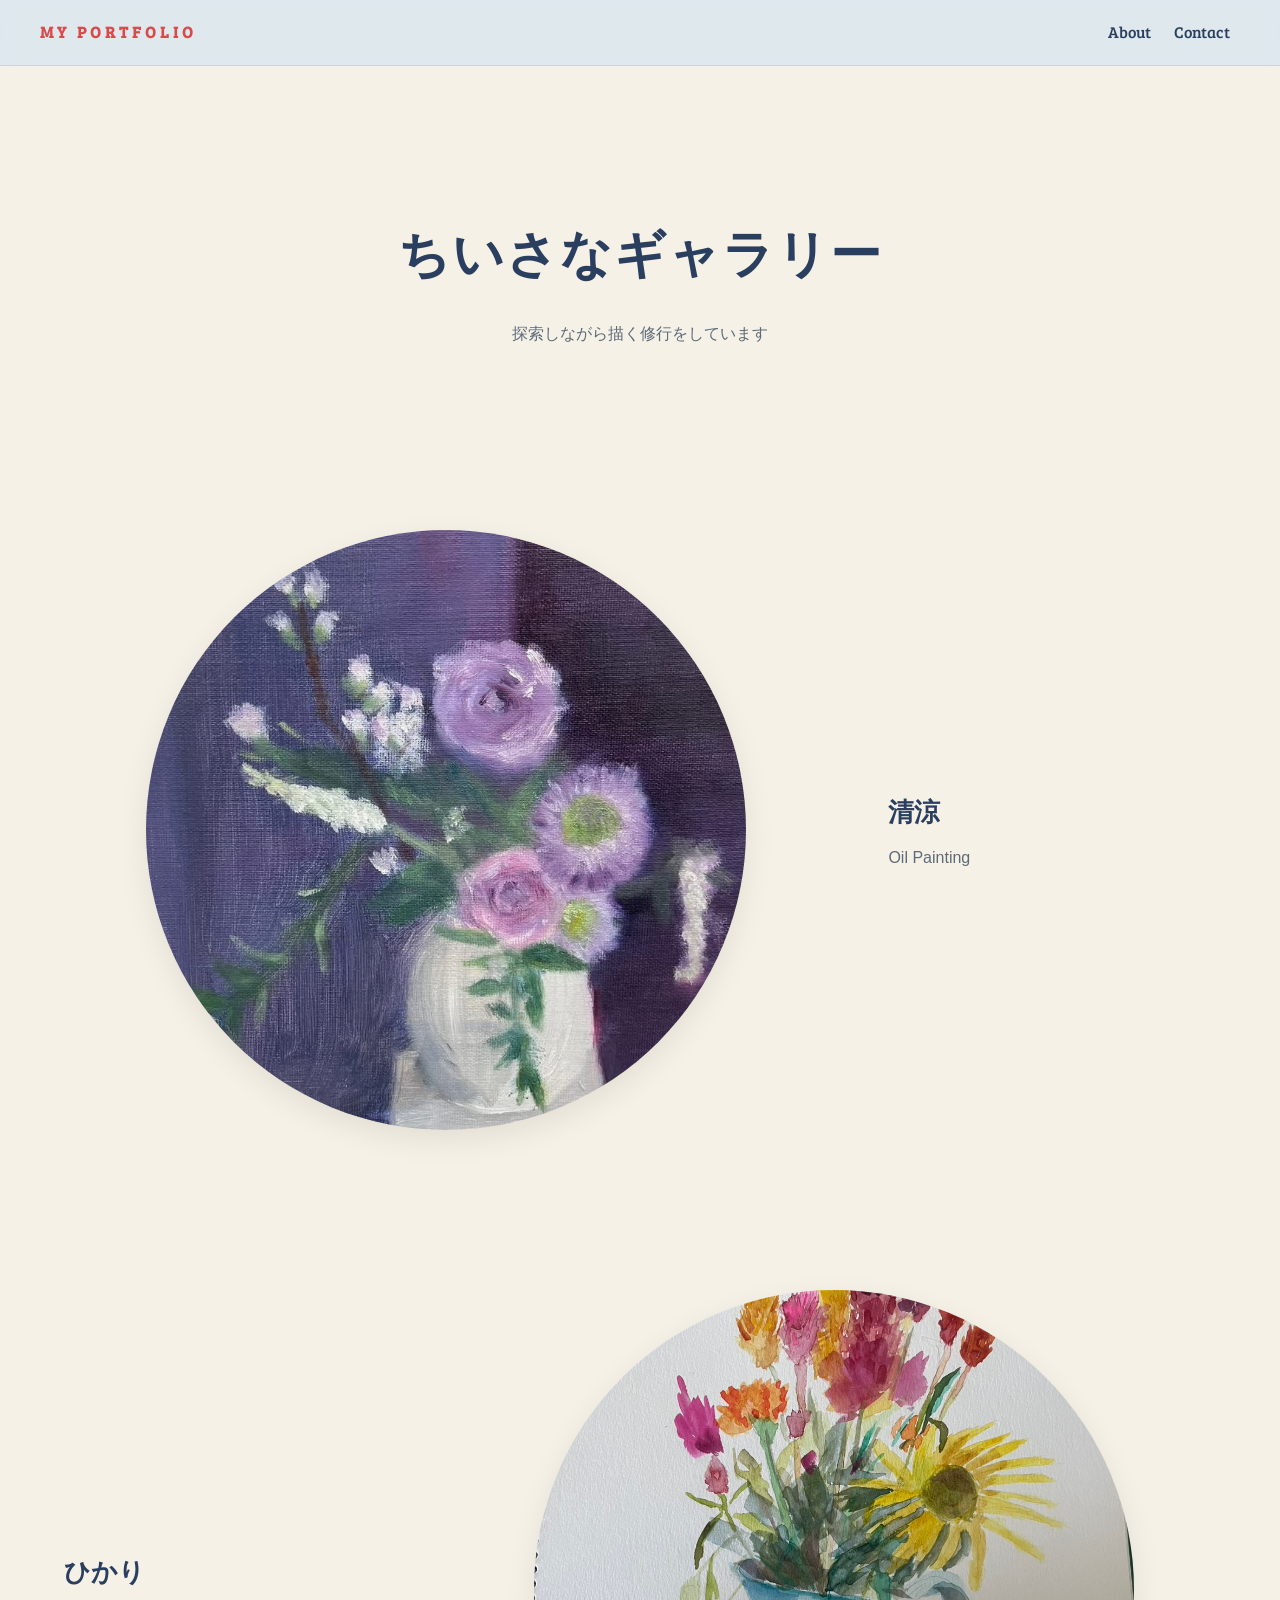
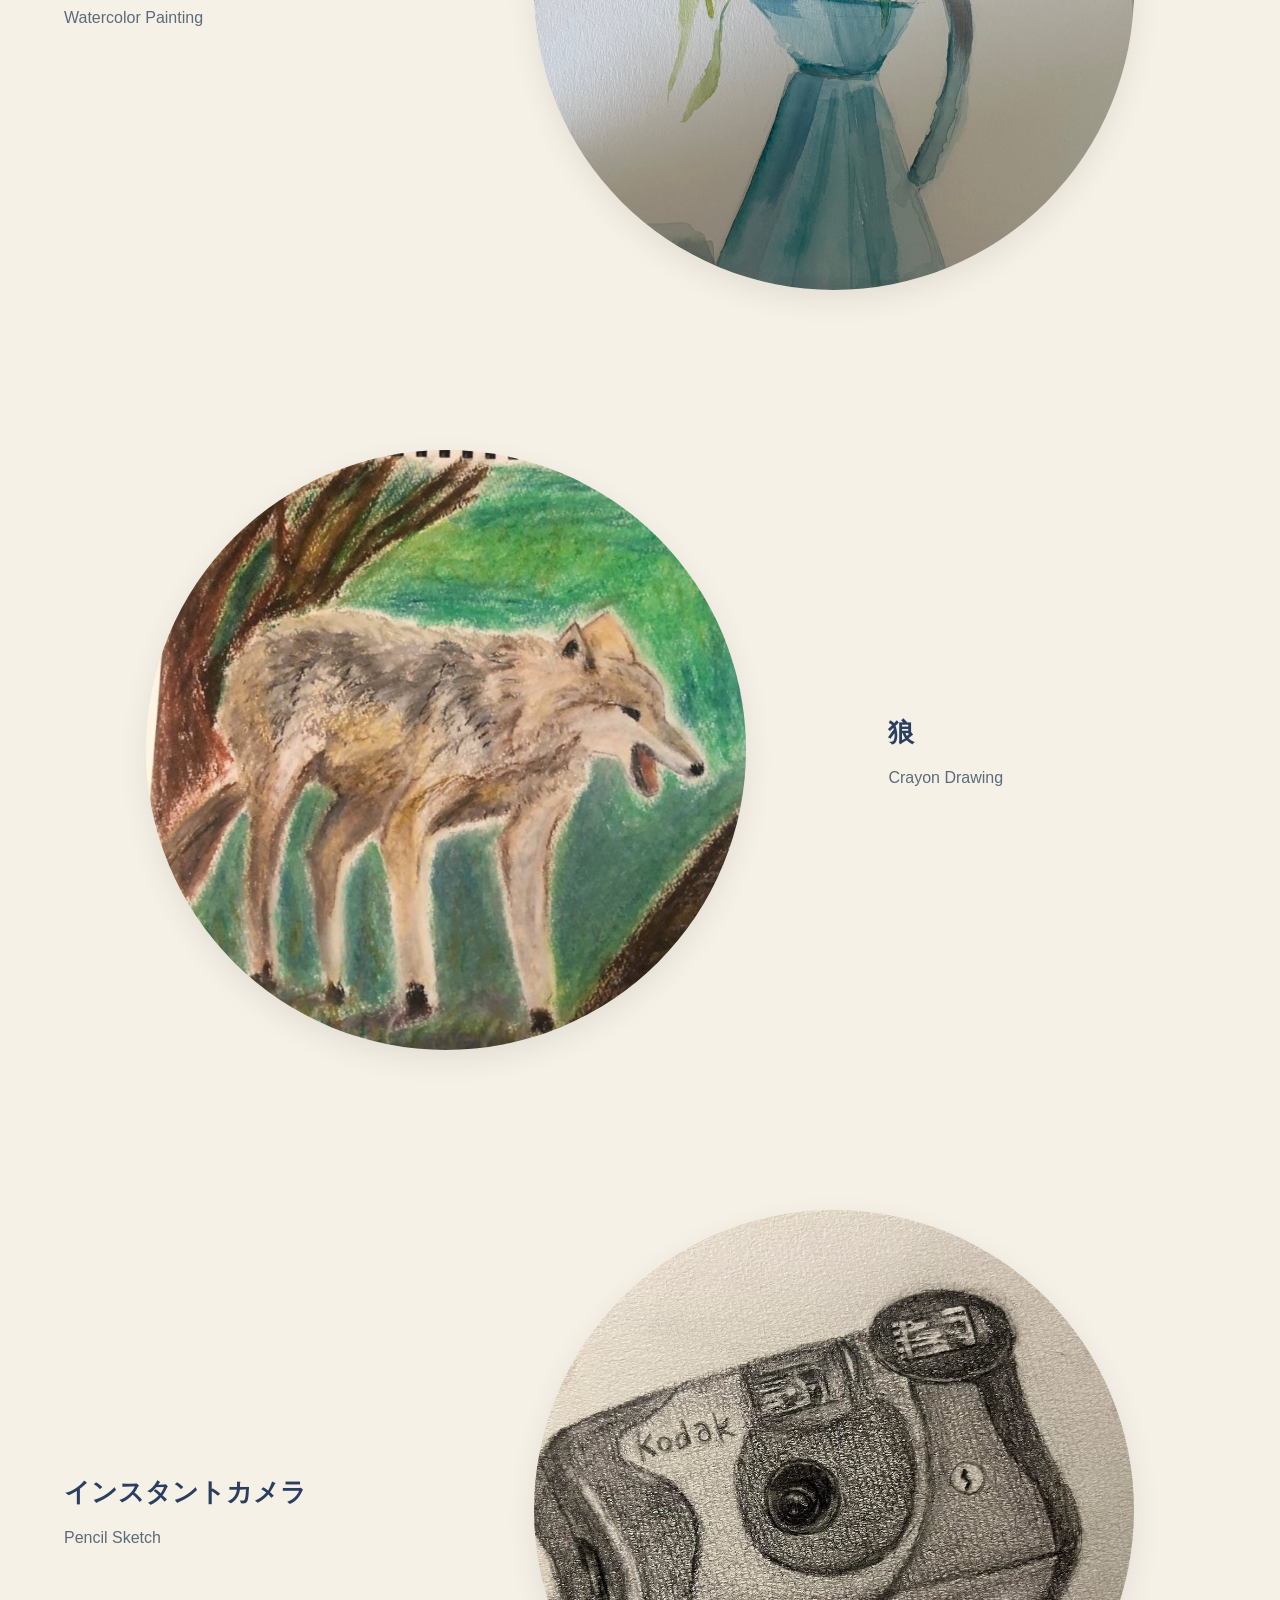
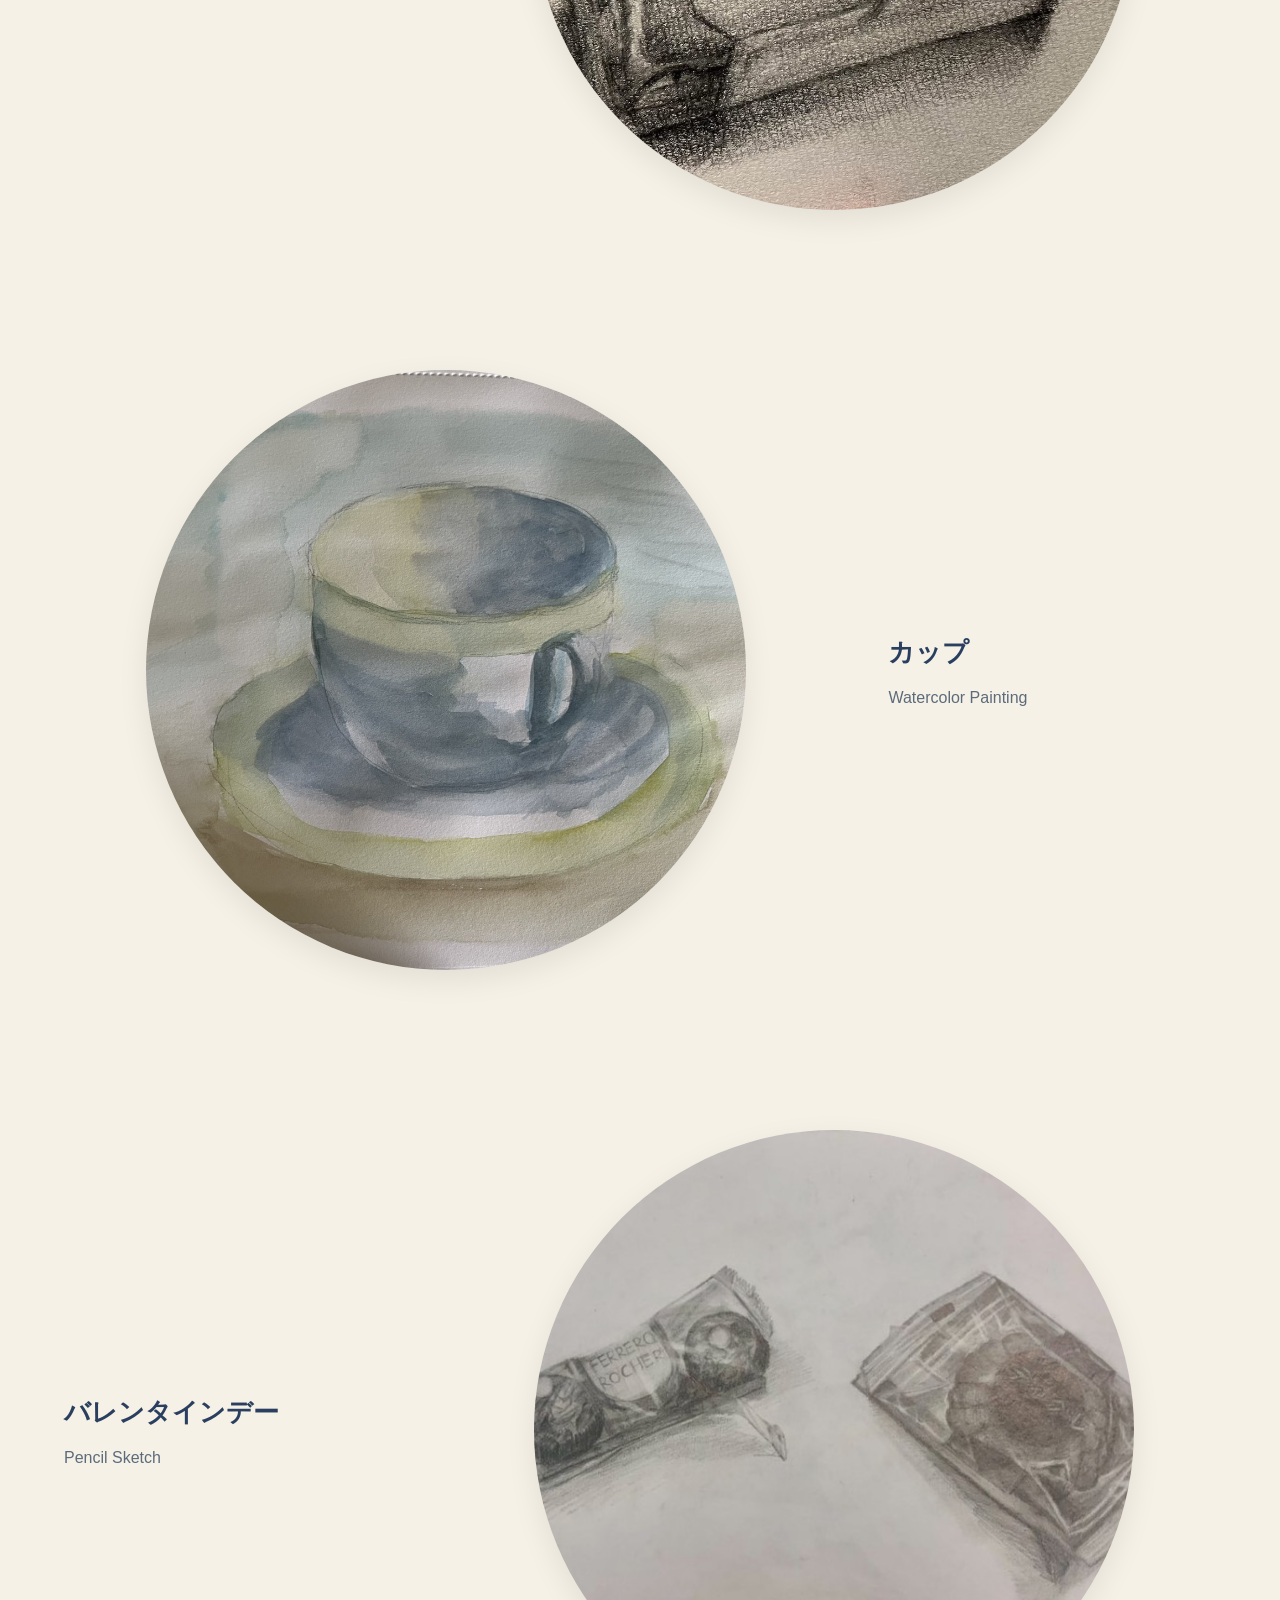
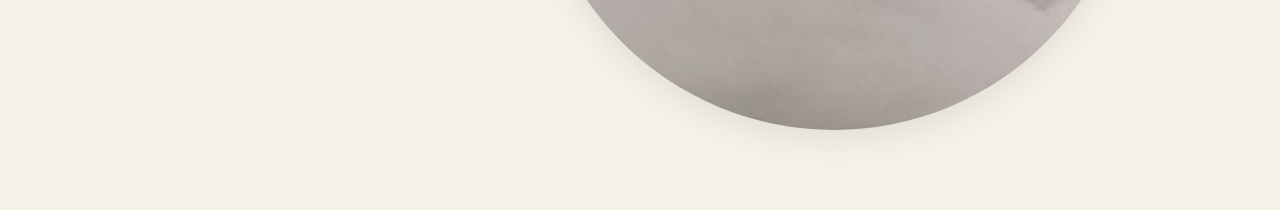
<file: index.html>
<!DOCTYPE html>
<html lang="ja">
<head>
    <meta charset="UTF-8">
    <meta name="viewport" content="width=device-width, initial-scale=1.0">
    <title>Portfolio</title>

    <link href="https://fonts.googleapis.com/css2?family=Bree+Serif&display=swap" rel="stylesheet">

    <link rel="stylesheet" href="style.css">
</head>

<body>

<header class="header">

    <div class="logo">MY PORTFOLIO</div>

    <nav class="nav">
        <a href="about.html">About</a>
        <a href="#">Contact</a>
    </nav>

    

</header>


    <main>

        <section class="hero">
            <h1>ちいさなギャラリー</h1>
            <p>
                探索しながら描く修行をしています
            </p>
        </section>

        <section class="gallery">

  <!-- 1 -->
  <div class="item">
    <div class="imgBox">
      <img src="o.jpg">
    </div>
    <div class="textBox">
      <h2>清涼</h2>
      <p>Oil Painting</p>
    </div>
  </div>

  <!-- 2（左右反転） -->
  <div class="item reverse">
    <div class="imgBox">
      <img src="w.jpg">
    </div>
    <div class="textBox">
      <h2>ひかり</h2>
      <p>Watercolor Painting</p>
    </div>
  </div>

  <!-- 3 -->
  <div class="item">
    <div class="imgBox">
      <img src="c.jpg">
    </div>
    <div class="textBox">
      <h2>狼</h2>
      <p>Crayon Drawing</p>
    </div>
  </div>

  <!-- 4（反転） -->
  <div class="item reverse">
    <div class="imgBox">
      <img src="de.jpg">
    </div>
    <div class="textBox">
      <h2>インスタントカメラ</h2>
      <p>Pencil Sketch</p>
    </div>
  </div>

<div class="item">
  <div class="imgBox">
    <img src="w2.jpg">
  </div>
  <div class="textBox">
    <h2>カップ</h2>
    <p>Watercolor Painting</p>
  </div>
</div>

<div class="item reverse">
  <div class="imgBox">
    <img src="de2.jpg">
  </div>
  <div class="textBox">
    <h2>バレンタインデー</h2>
    <p>Pencil Sketch</p>
  </div>
</div>

</div>
  

</section>


    </main>


</body>
</html>
</file>
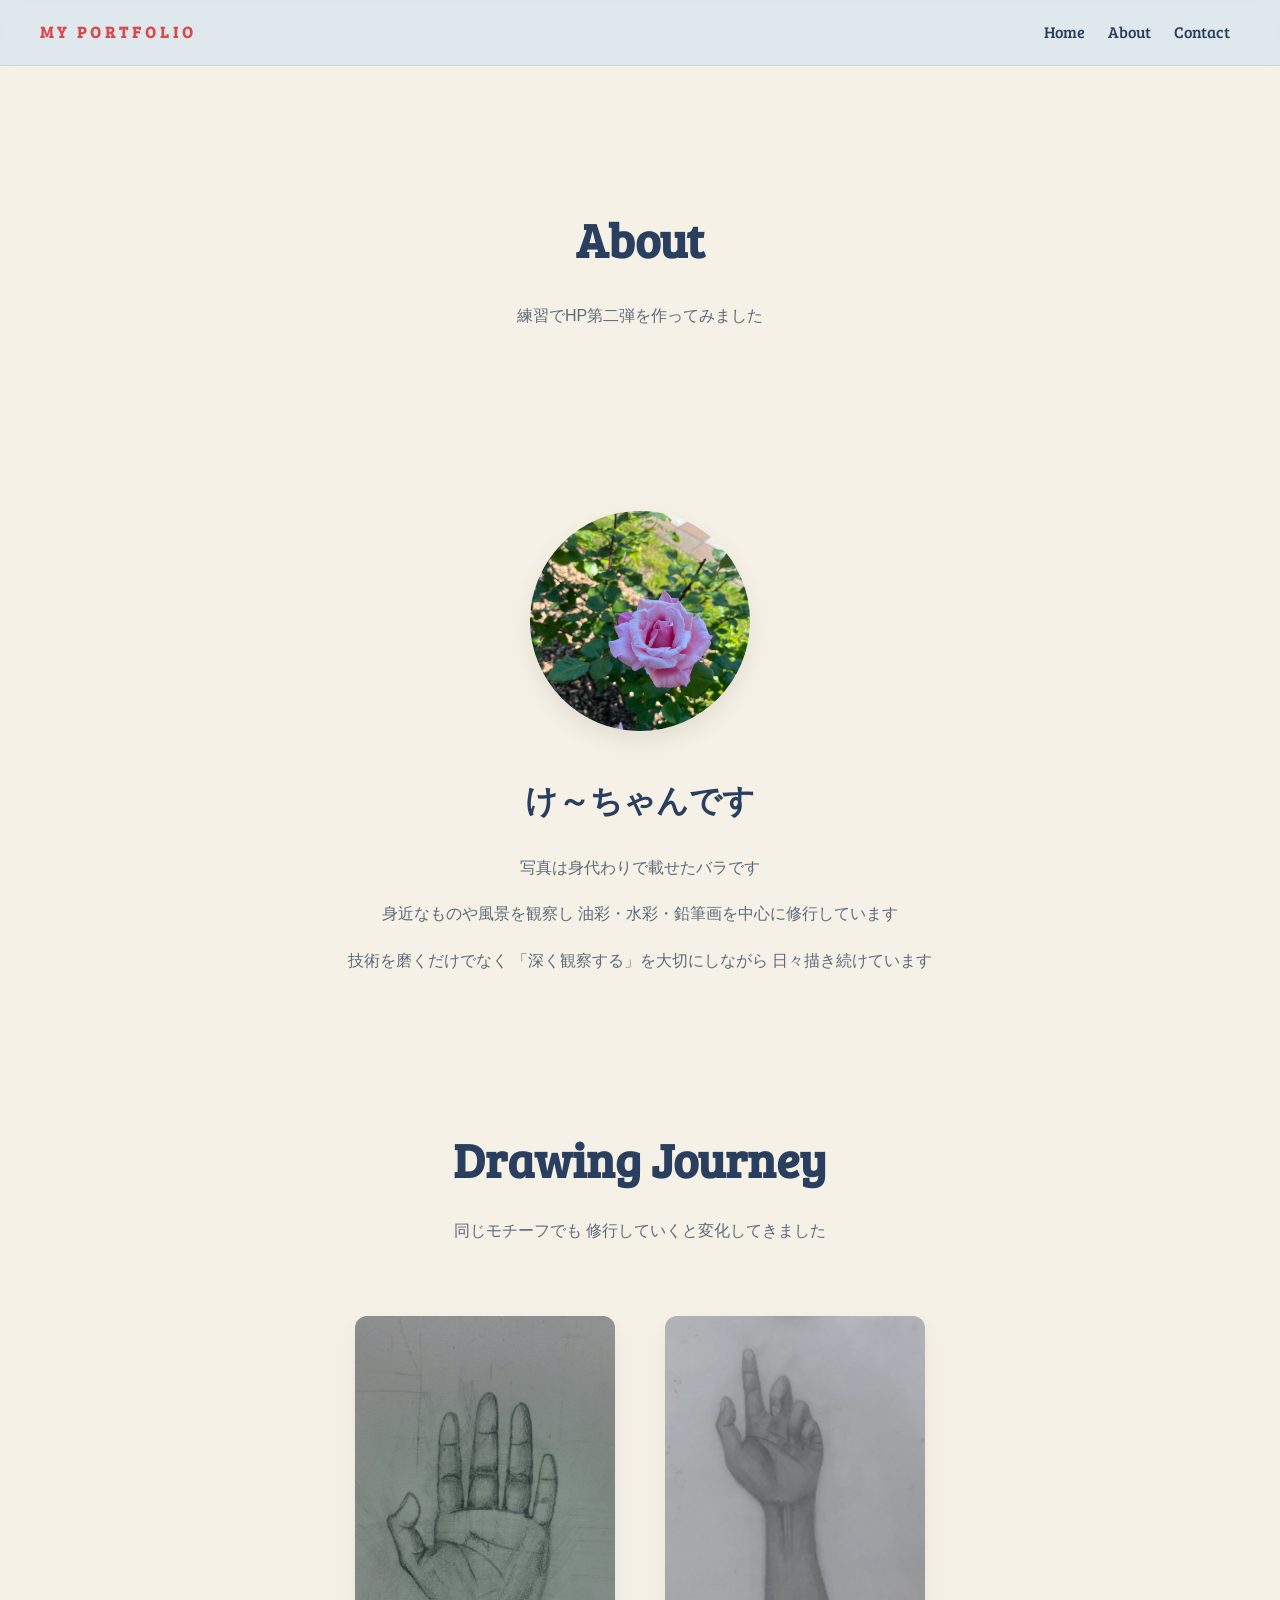
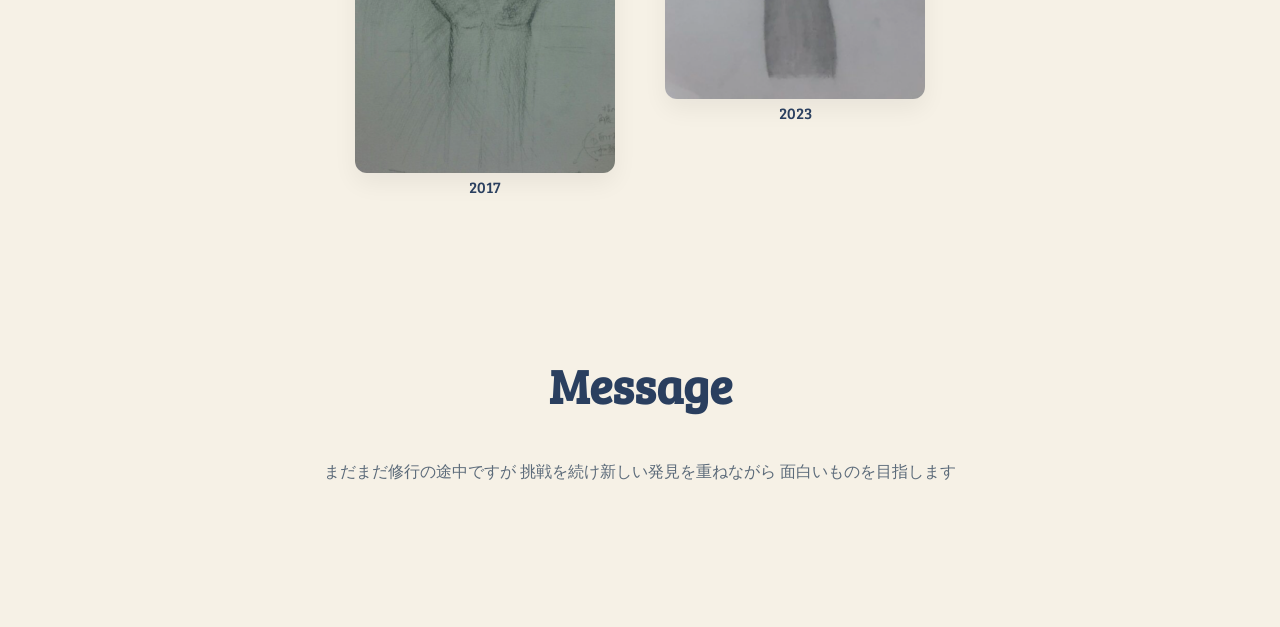
<file: about.html>
<!DOCTYPE html>
<html lang="ja">

<head>
    <meta charset="UTF-8">
    <meta name="viewport" content="width=device-width, initial-scale=1.0">
    <title>About | MY PORTFOLIO</title>

    <link href="https://fonts.googleapis.com/css2?family=Bree+Serif&display=swap" rel="stylesheet">
    <link rel="stylesheet" href="aboutstyle.css">
</head>

<body>

<header class="header">
    <div class="logo">MY PORTFOLIO</div>

    <nav class="nav">
        <a href="index.html">Home</a>
        <a href="about.html" class="active">About</a>
        <a href="contact.html">Contact</a>
    </nav>
</header>

<main>

    <section class="hero">
        <h1>About</h1>
        <p>練習でHP第二弾を作ってみました</p>
    </section>

    <section class="about">

        <div class="about-image">
            <img src="a.jpg" alt="プロフィール写真代わりのバラ">
        </div>

        <div class="about-text">

            <h2>け～ちゃんです</h2>

            <p>写真は身代わりで載せたバラです</p>

            <p>
                <span>身近なものや風景を観察し</span>
                <span>油彩・水彩・鉛筆画を中心に修行しています</span>
            </p>

            <p>
                <span>技術を磨くだけでなく</span>
                <span>「深く観察する」を大切にしながら</span>
                <span>日々描き続けています</span>
            </p>

        </div>

    </section>

    <section class="journey">

        <div class="section-title">
            <h1>Drawing Journey</h1>
            <p>
                <span>同じモチーフでも</span>
                <span>修行していくと変化してきました</span>
            </p>
        </div>

        <!-- ⭐ここが横並び部分 -->
        <div class="compare">

            <div class="compare-item">
                <img src="ad1.png" alt="昔のデッサン">
                <p>2017</p>
            </div>

            <div class="compare-item">
                <img src="ad2.png" alt="現在のデッサン">
                <p>2023</p>
            </div>

        </div>

    </section>

    <section class="message">

        <h1>Message</h1>

        <p>
            <span>まだまだ修行の途中ですが</span>
            <span>挑戦を続け新しい発見を重ねながら</span>
            <span>面白いものを目指します</span>
        </p>

    </section>

</main>

</body>
</html>
</file>
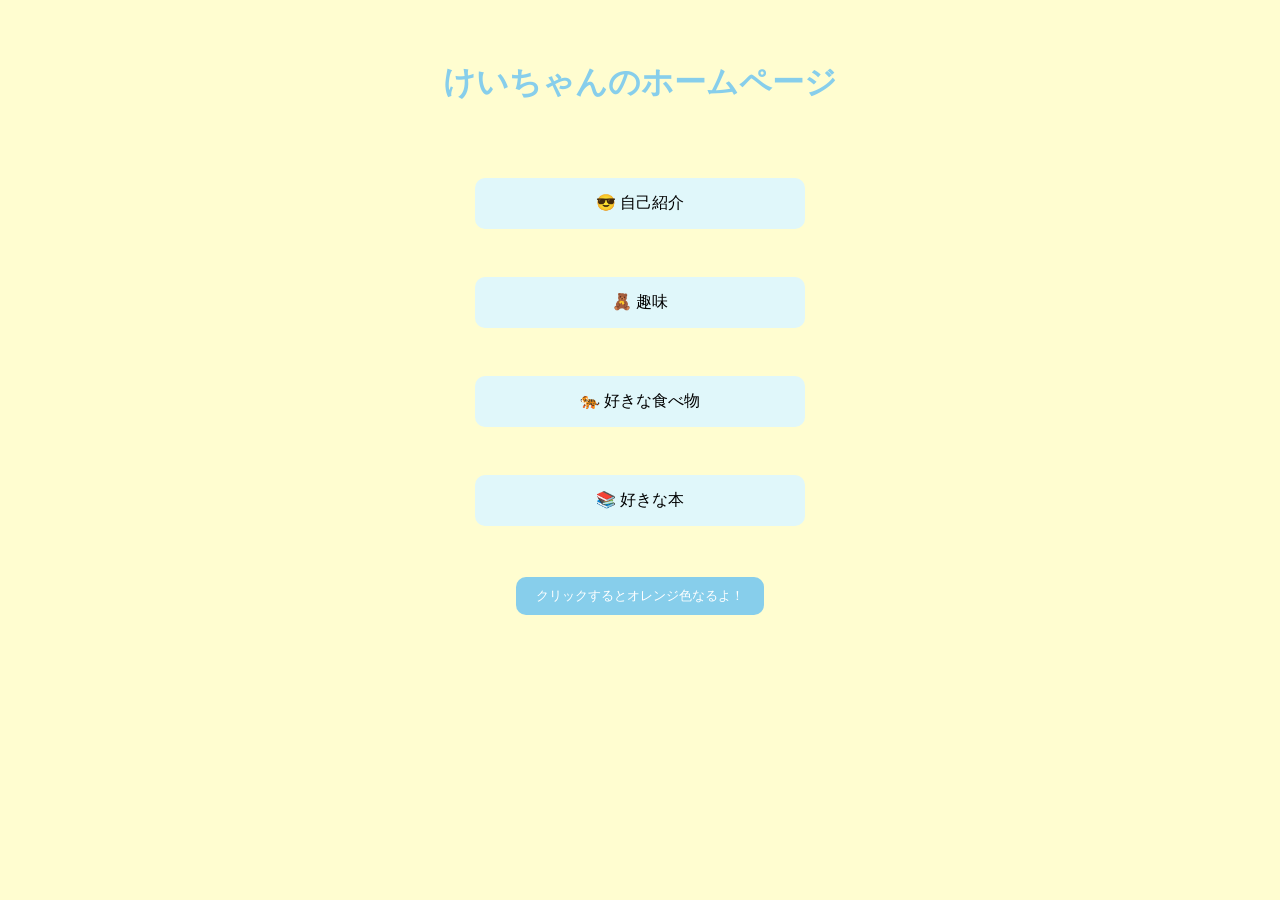
<file: index_about.html>
<!DOCTYPE html>
<html lang="ja">
<head>
<meta charset="UTF-8">
<title>けいちゃん</title>

<style>
body {
    background-color: #FFFDD0;
    font-family: Arial, sans-serif;
    margin: 0;
    padding: 40px;
    text-align: center; /* ← 全体中央 */
}

h1 {
    color: skyblue;
}

/* 点滅 */
.blink {
    animation: blink 5s infinite;
}

@keyframes blink {
    50% {
        opacity: 0;
    }
}

/* タップ項目 */
.item {
    background-color: #E0F7FA;
    width: 300px;
    margin: 15px auto;
    padding: 15px;
    border-radius: 10px;
    cursor: pointer;
}

.content {
    display: none;
    margin-top: 10px;
}

/* ボタン */
.btn {
    background-color: skyblue;
    color: white;
    padding: 10px 20px;
    border: none;
    border-radius: 10px;
    cursor: pointer;
}

.btn:hover {
    background-color: orange;
}
</style>
</head>

<body>

<h1 class="blink">けいちゃんのホームページ</h1><br><br>

<div class="item" onclick="toggle('profile')">
    😎 自己紹介
    <div id="profile" class="content">
        今、おうちでHPを作ってみたよよよん
    </div>
</div>
<br>
<div class="item" onclick="toggle('hobby')">
    🧸 趣味
    <div id="hobby" class="content">
        スンスンを嗜むこと
    </div>
</div>
<br>
<div class="item" onclick="toggle('food')">
    🐅 好きな食べ物
    <div id="food" class="content">
        高いお肉
    </div>
</div>
<br>
<div class="item" onclick="toggle('books')">
    📚 好きな本
    <div id="books" class="content">
        谷川俊太郎のからだに従う
    </div>
</div>
<br>



<br>


<button class="btn">クリックするとオレンジ色なるよ！</button>

<script>
function toggle(id) {
    const element = document.getElementById(id);

    if (element.style.display === "block") {
        element.style.display = "none";
    } else {
        element.style.display = "block";
    }
}
</script>



</body>
</html>
</file>
<file: style.css>
:root{
    --navy:#2a3f5f;
    --cream:#f6f1e6;
    --header:#d6e4ef;
    --accent:#d94b4b;
}

*{
    margin:0;
    padding:0;
    box-sizing:border-box;
}

body{
    font-family:'Bree Serif', serif;
    background:var(--cream);
    color:var(--navy);
    line-height:1.8;
}

/* HEADER */

.header{
    display:flex;
    align-items:center;
    justify-content:space-between;

    padding:18px 40px;

    background:rgba(214,228,239,0.75);
    backdrop-filter:blur(10px);

    border-bottom:1px solid rgba(42,63,95,0.1);

    position:sticky;
    top:0;
    z-index:100;
}

.logo{
    color:var(--accent);
    letter-spacing:4px;
    font-weight:600;
}

.nav a{
    text-decoration:none;
    color:var(--navy);
    margin:0 10px;
    position:relative;
}

.nav a:hover{
    color:#000;
}

.nav a::after{
    content:"";
    position:absolute;
    left:0;
    bottom:-4px;
    width:0;
    height:1px;
    background:var(--navy);
    transition:0.3s;
}

.nav a:hover::after{
    width:100%;
}

/* =========================
   HERO
========================= */

.hero{
    text-align:center;
    padding:140px 20px 100px;
}

.hero h1{
    font-size:3.2rem;
    letter-spacing:2px;
    margin-bottom:20px;
}

.hero p{
    font-family:"Noto Sans JP", sans-serif;
    font-size:1rem;
    color:#5c6b7a;
    line-height:2;
}

/* =========================
   GALLERY
========================= */

.gallery{
    display:flex;
    flex-direction:column;
    gap:160px;
    padding:80px 5%;
}

.item{
    display:flex;
    align-items:center;
    justify-content:center;
    gap:60px;
}

.item.reverse{
    flex-direction:row-reverse;
}

.imgBox{
    flex:7;
    display:flex;
    justify-content:center;
}

.imgBox img{
    width:100%;
    max-width:600px;
    aspect-ratio:1/1;
    object-fit:cover;

    border-radius:50%;
    box-shadow:0 10px 30px rgba(0,0,0,0.08);

    transition:0.4s;
}

.imgBox img:hover{
    transform:scale(1.03);
}

.textBox{
    flex:3;
}

.textBox h2{
    font-size:1.6rem;
    margin-bottom:10px;
}

.textBox p{
    font-family:"Noto Sans JP", sans-serif;
    color:#5c6b7a;
}

/* =========================
   MOBILE
========================= */

@media(max-width:768px){

    .hero{
        padding:100px 20px 60px;
    }

    .hero h1{
        font-size:2.4rem;
    }

    .item,
    .item.reverse{
        flex-direction:column;
        text-align:center;
        gap:25px;
    }

    .imgBox img{
        max-width:300px;
    }
}
</file>
<file: aboutstyle.css>
/* =========================
   ROOT
========================= */
:root{
    --navy:#2a3f5f;
    --cream:#f6f1e6;
    --header:#d6e4ef;
    --accent:#d94b4b;
}

/* =========================
   RESET
========================= */
*{
    margin:0;
    padding:0;
    box-sizing:border-box;
}

body{
    font-family:'Bree Serif', serif;
    background:var(--cream);
    color:var(--navy);
    line-height:1.8;
}

/* =========================
   HEADER
========================= */
.header{
    display:flex;
    align-items:center;
    justify-content:space-between;
    padding:18px 40px;
    background:rgba(214,228,239,0.75);
    backdrop-filter:blur(10px);
    border-bottom:1px solid rgba(42,63,95,0.1);
    position:sticky;
    top:0;
    z-index:100;
}

.logo{
    color:var(--accent);
    letter-spacing:4px;
    font-weight:600;
}

.nav a{
    text-decoration:none;
    color:var(--navy);
    margin:0 10px;
    position:relative;
}

.nav a:hover{
    color:#000;
}

/* =========================
   HERO
========================= */
.hero{
    text-align:center;
    padding:130px 20px 80px;
}

.hero h1{
    font-size:3rem;
    margin-bottom:20px;
}

.hero p{
    font-family:"Noto Sans JP", sans-serif;
    color:#5c6b7a;
}

/* =========================
   ABOUT
========================= */
.about{
    max-width:800px;
    margin:100px auto;
    padding:0 30px;
    text-align:center;
}

.about-image img{
    width:220px;
    height:220px;
    object-fit:cover;
    border-radius:50%;
    display:block;
    margin:0 auto 40px;
    box-shadow:0 10px 25px rgba(0,0,0,0.08);
}

.about-text h2{
    font-size:2rem;
    margin-bottom:25px;
}

.about-text p{
    font-family:"Noto Sans JP", sans-serif;
    color:#5c6b7a;
    margin-bottom:18px;
}

/* =========================
   JOURNEY
========================= */
.journey{
    max-width:1100px;
    margin:140px auto;
    padding:0 30px;
}

.section-title{
    text-align:center;
    margin-bottom:70px;
}

.section-title h1{
    font-size:3rem;
    margin-bottom:15px;
}

.section-title p{
    font-family:"Noto Sans JP", sans-serif;
    color:#5c6b7a;
}

/* ⭐ここが重要（写真横並び） */
.compare{
    display:flex;
    justify-content:center;
    align-items:flex-start;
    gap:50px;
    max-width:900px;
    margin:60px auto 0;
}

.compare-item{
    text-align:center;
    flex:1;
}

.compare-item img{
    width:100%;
    max-width:260px;
    border-radius:12px;
    box-shadow:0 10px 25px rgba(0,0,0,0.06);
    display:block;
    margin:0 auto;
}

/* =========================
   MESSAGE
========================= */
.message{
    max-width:800px;
    margin:140px auto;
    padding:0 30px;
    text-align:center;
}

.message h1{
    font-size:3rem;
    margin-bottom:30px;
}

.message p{
    font-family:"Noto Sans JP", sans-serif;
    color:#5c6b7a;
}

/* =========================
   MOBILE
========================= */
@media(max-width:768px){

    .hero h1{
        font-size:2.2rem;
    }

    .compare{
        flex-direction:column;
        gap:40px;
        align-items:center;
    }

    .about-image img{
        width:170px;
        height:170px;
    }
}
.compare{
    display:flex !important;
    flex-direction:row !important;
    justify-content:center !important;
    align-items:flex-start !important;
    gap:50px !important;
    flex-wrap:nowrap !important;
    width:100% !important;
}

.compare-item{
    flex:0 0 auto !important;
    text-align:center;
}

.compare-item img{
    width:100% !important;
    max-width:260px !important;
    height:auto;
    display:block;
    margin:0 auto;
}
</file>
